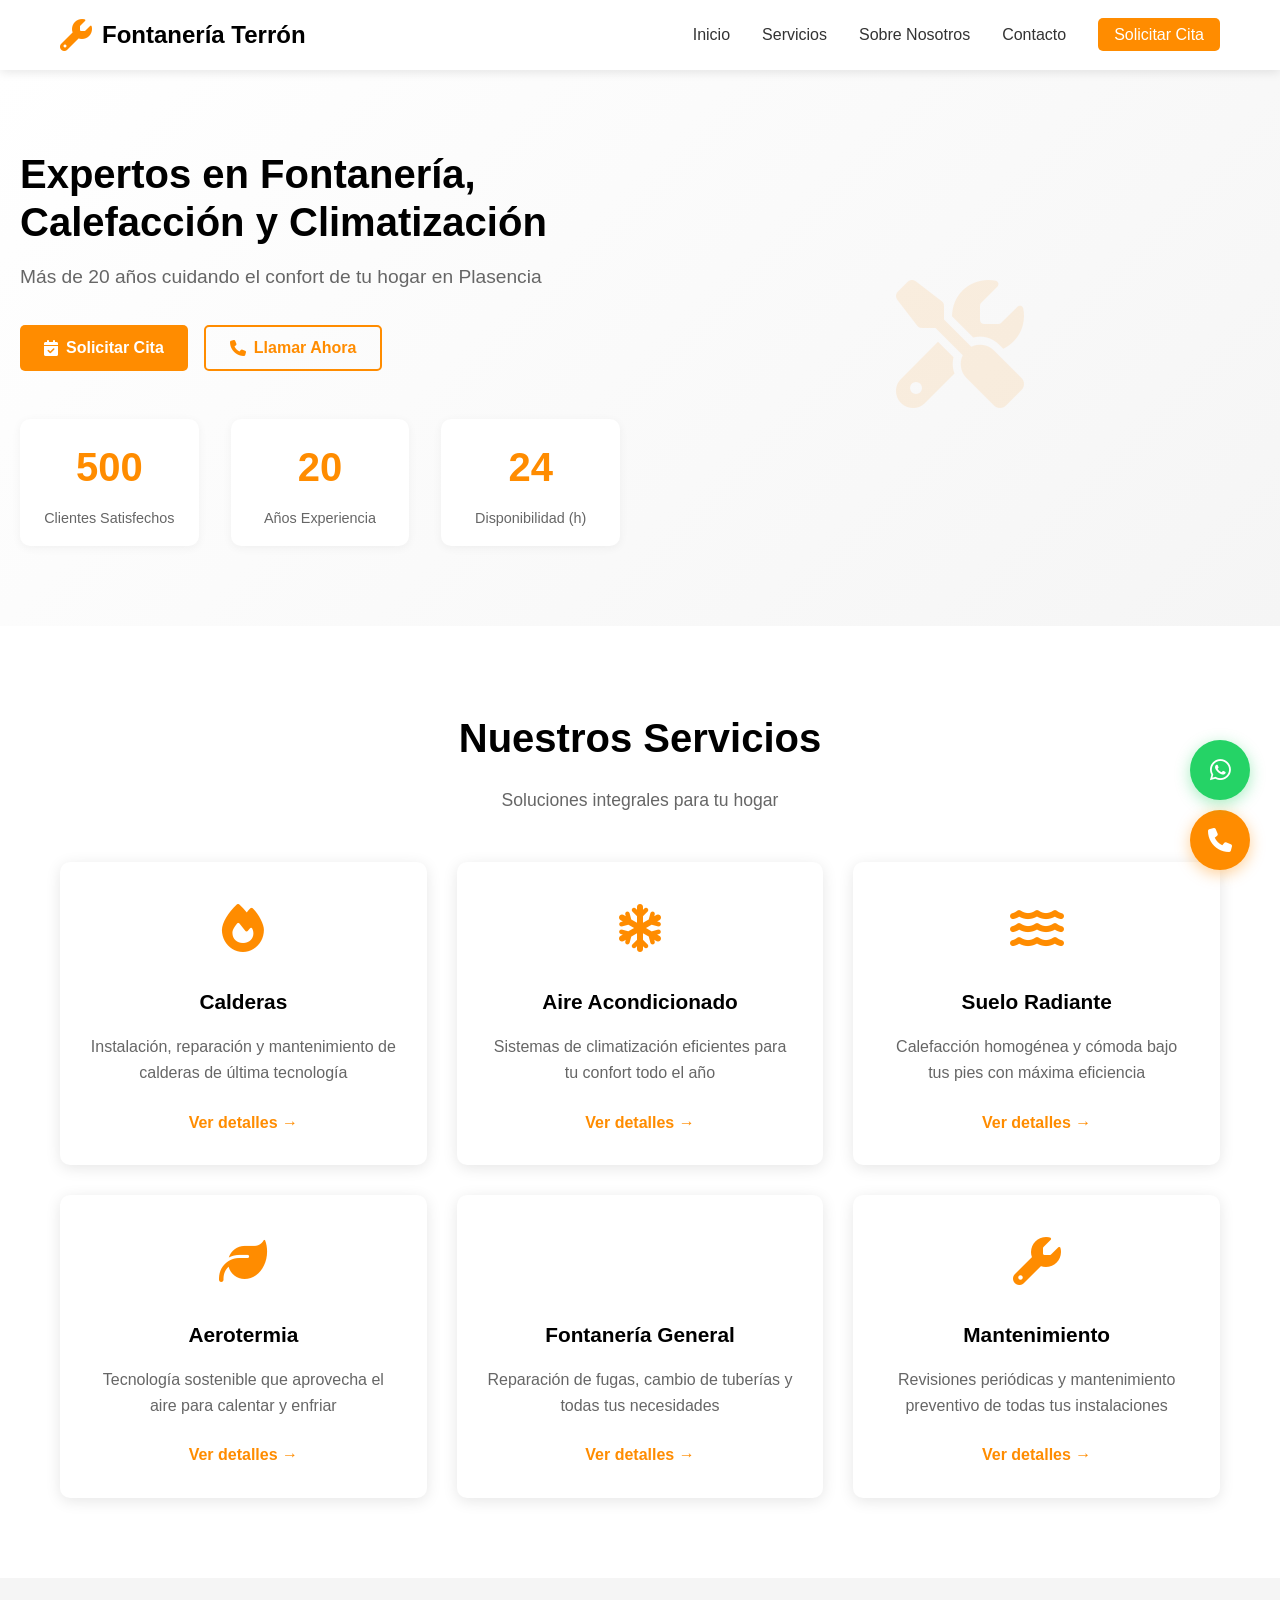
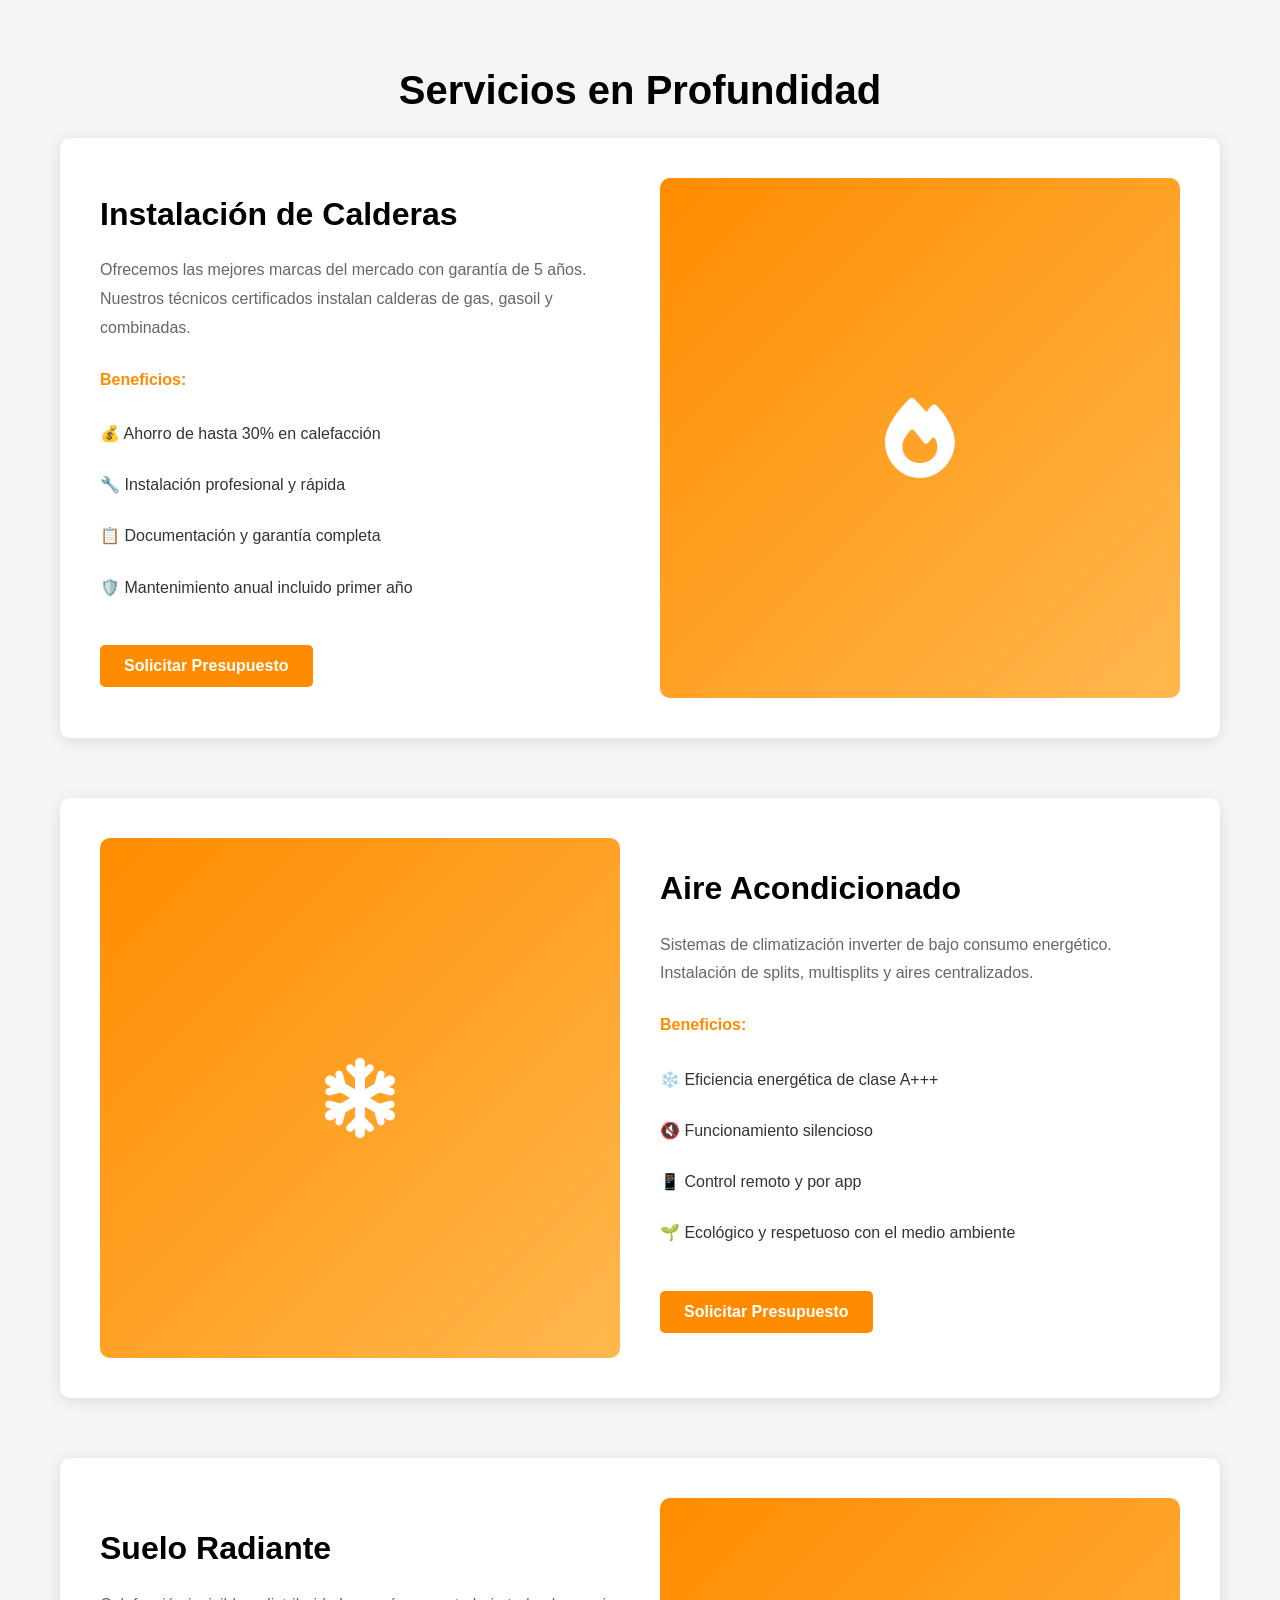
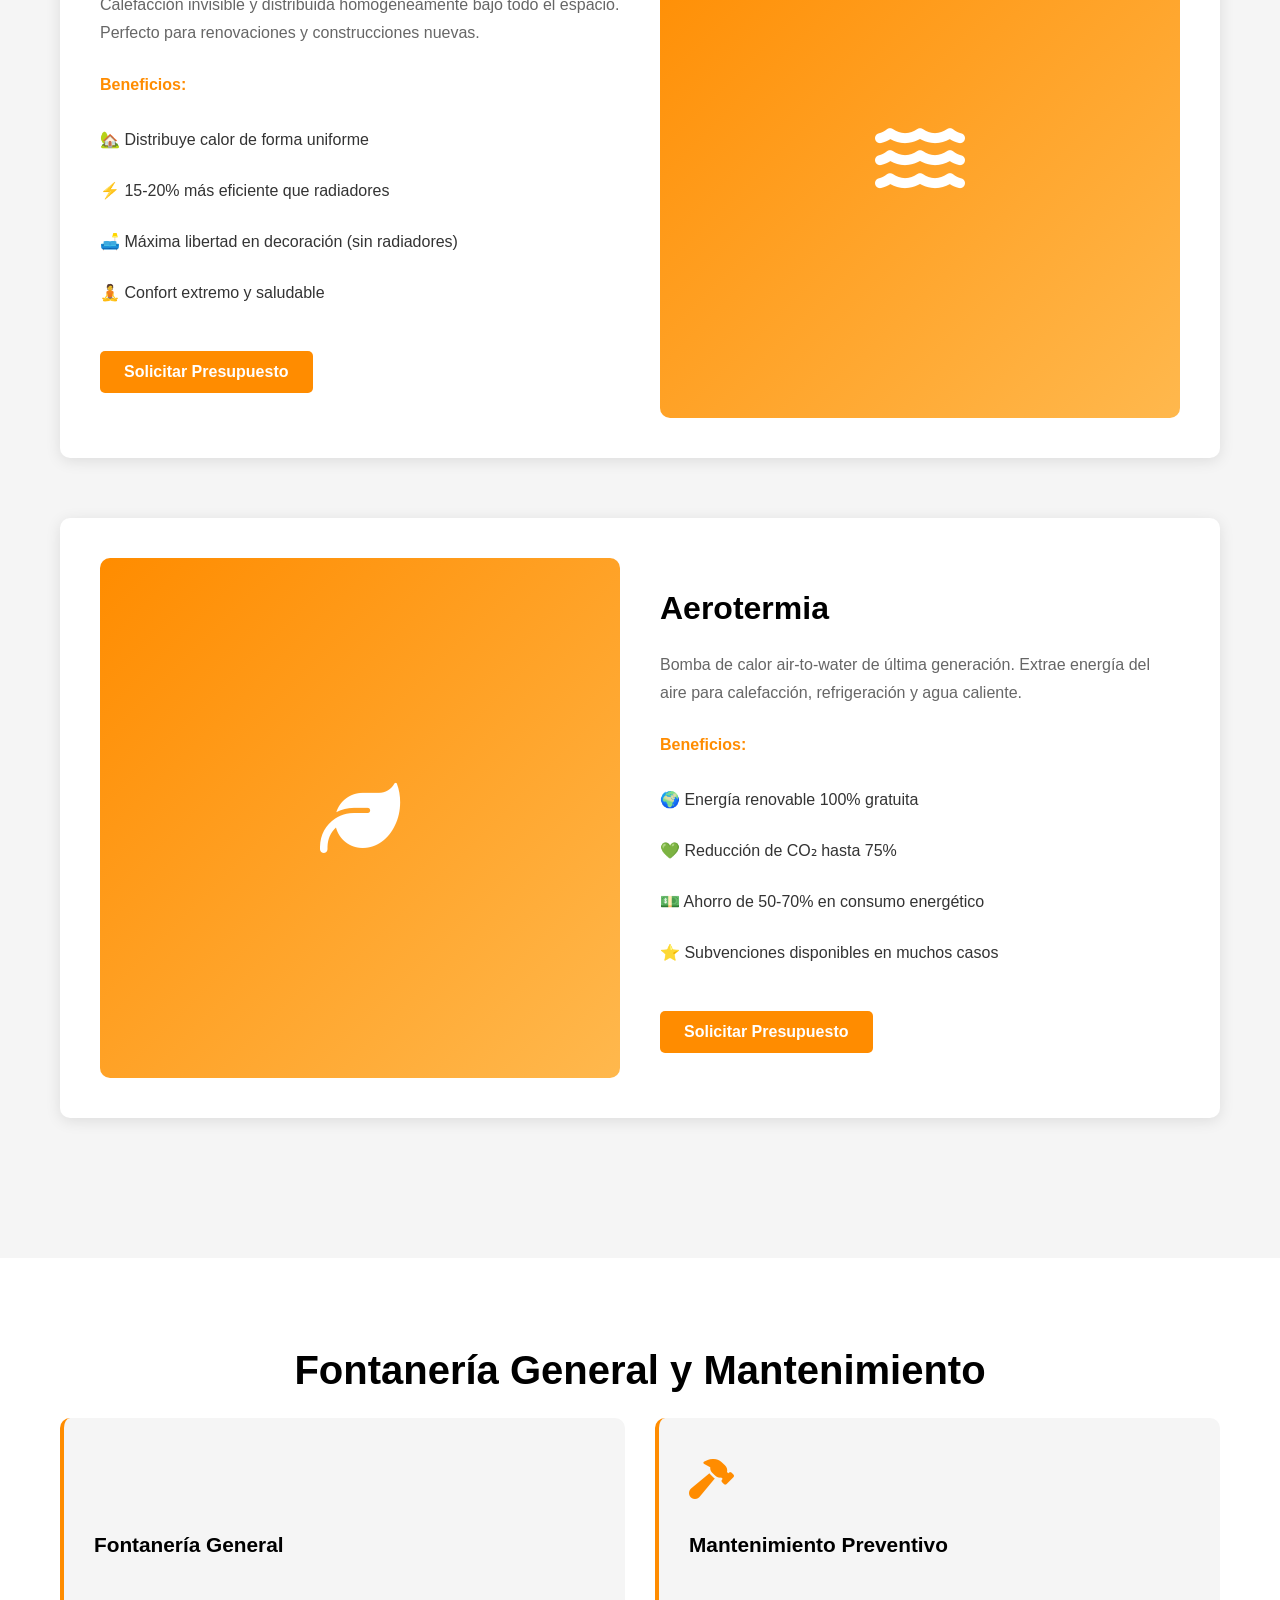
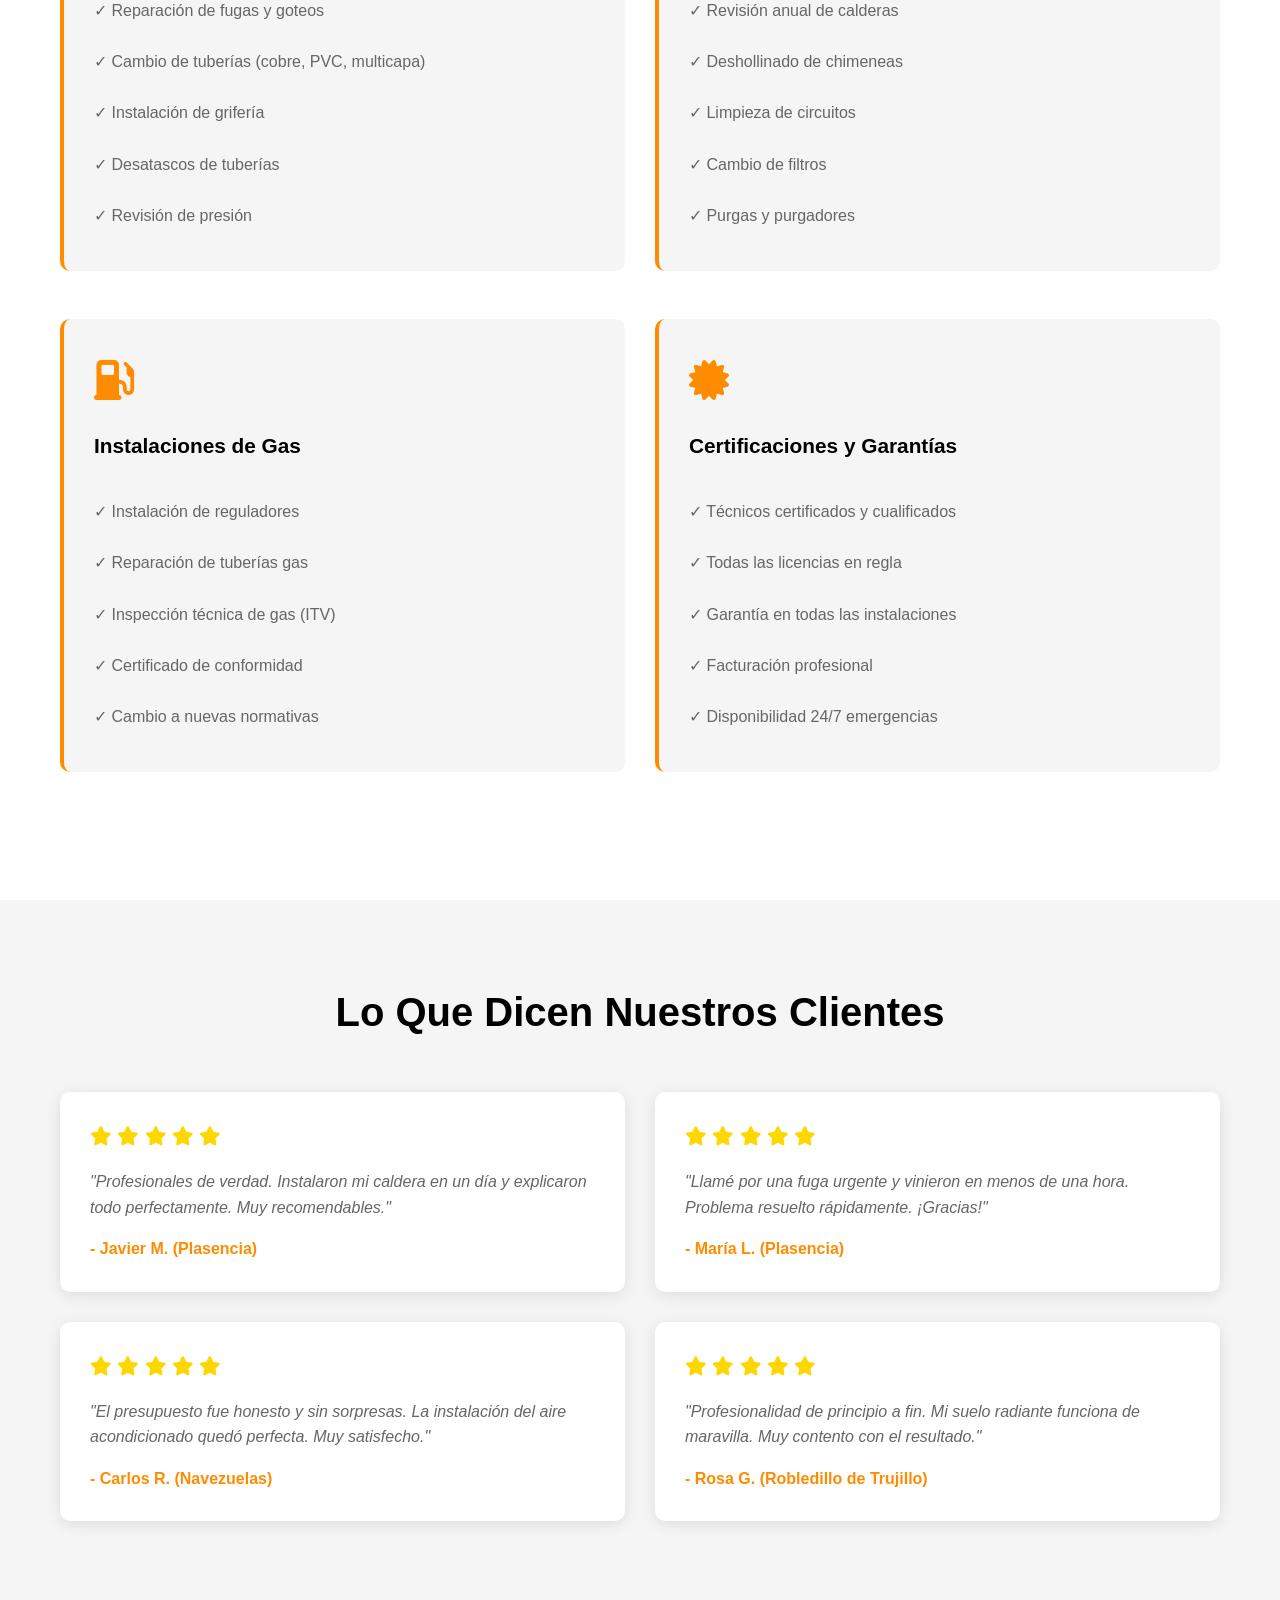
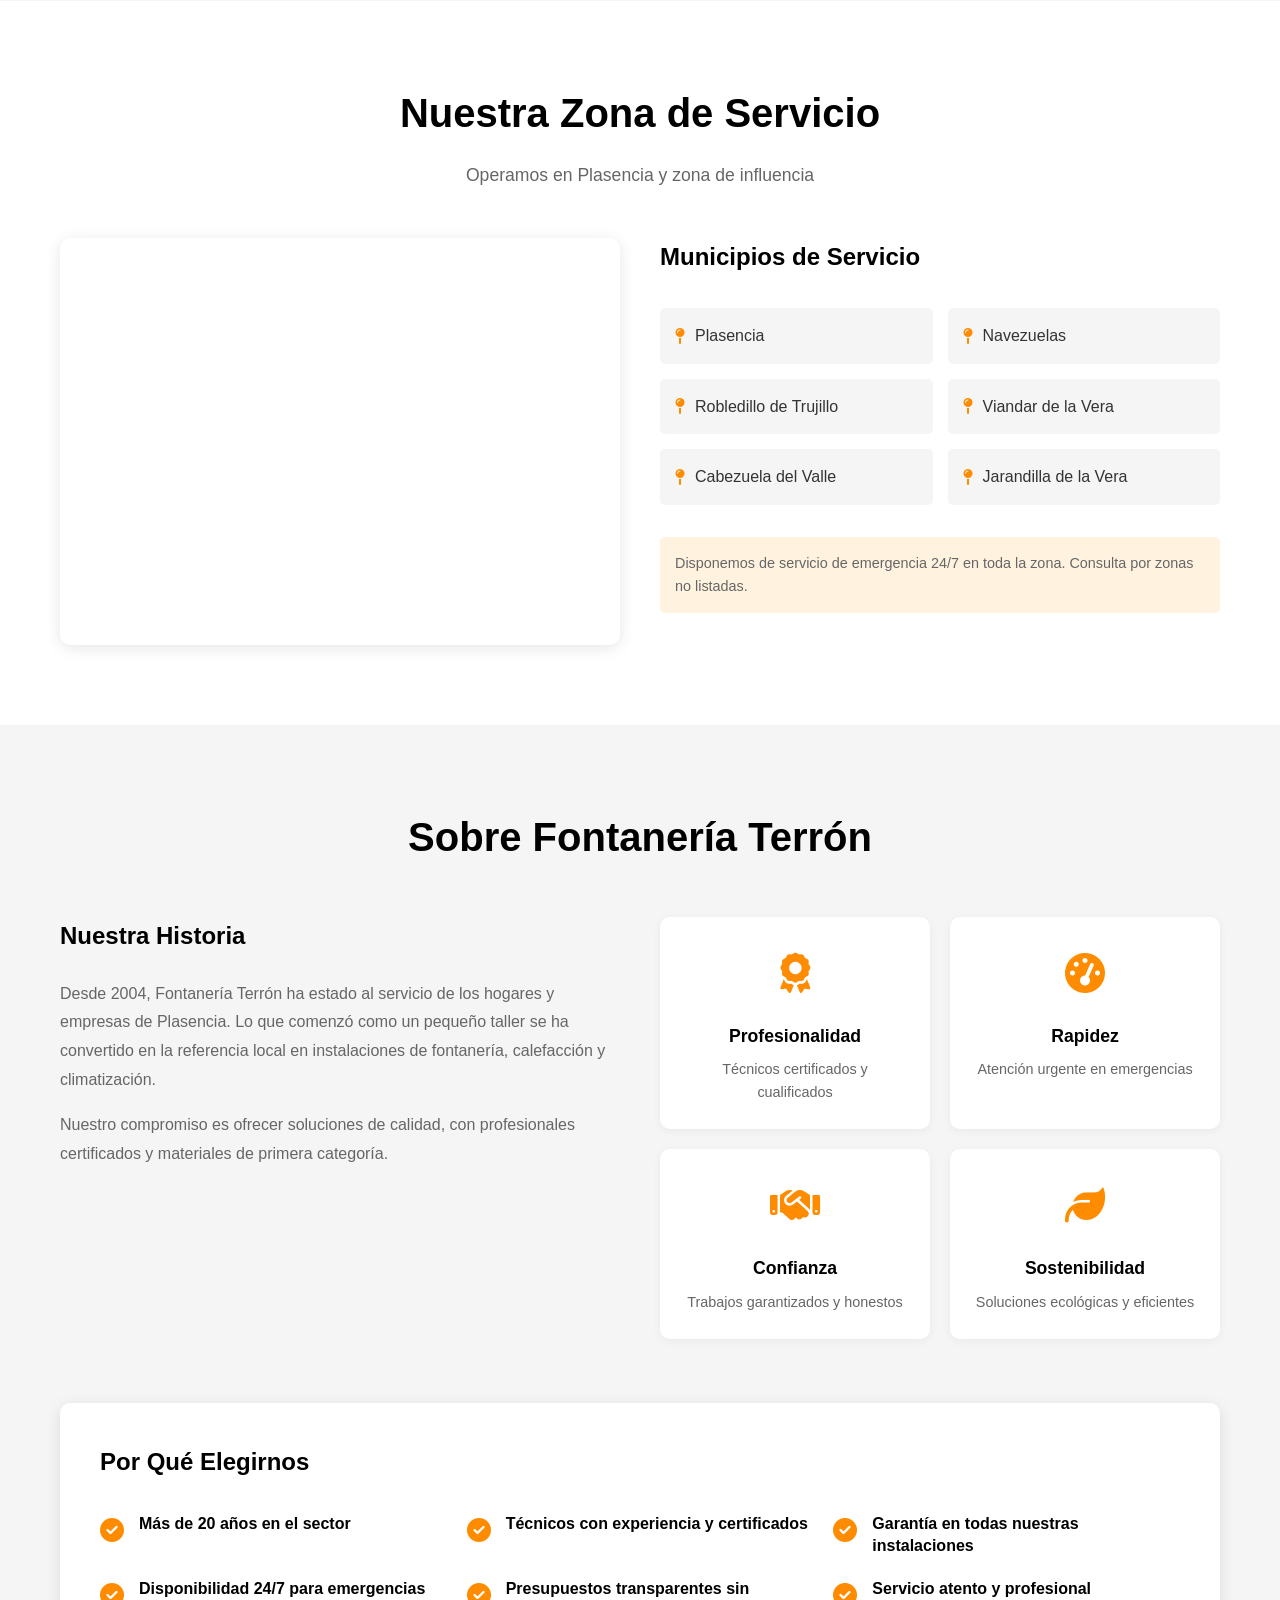
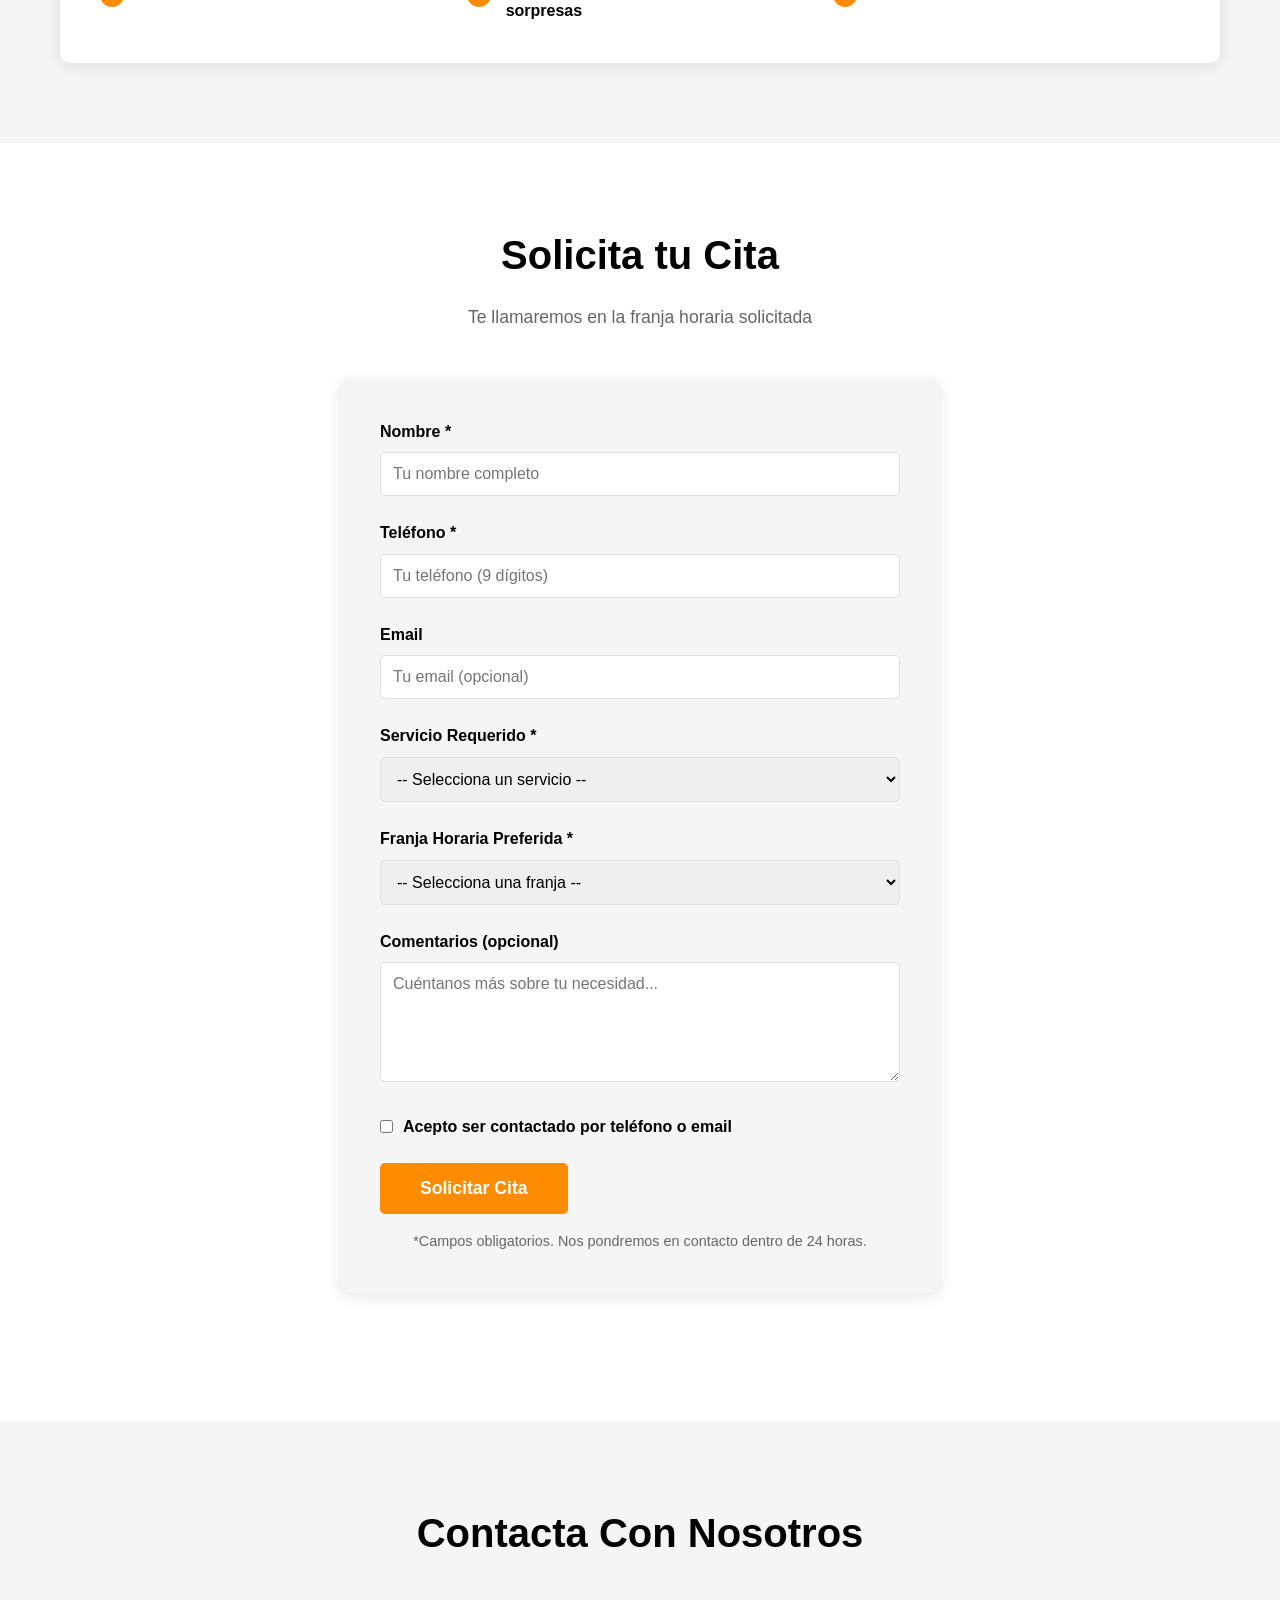
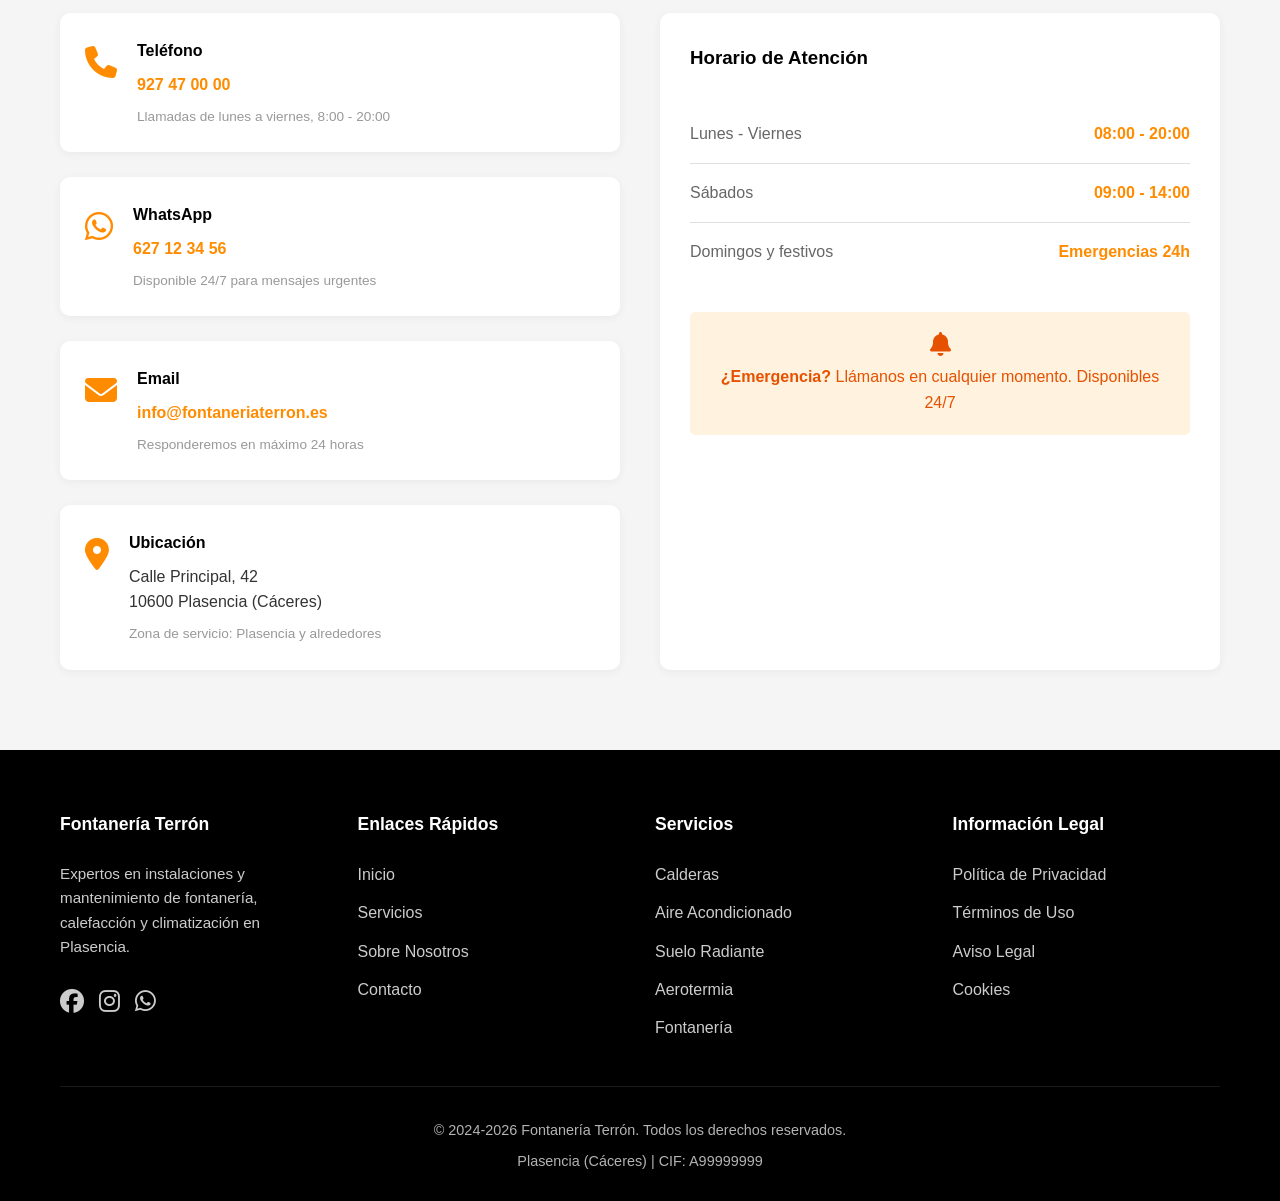
<file: index.html>
<!DOCTYPE html>
<html lang="es">
<head>
    <meta charset="UTF-8">
    <meta name="viewport" content="width=device-width, initial-scale=1.0">
    <meta name="description" content="Fontanería Terrón - Expertos en instalaciones, mantenimiento y reparaciones. Calderas, aire acondicionado, suelo radiante, aerotermia en Plasencia.">
    <meta name="keywords" content="fontanería, calderas, aire acondicionado, suelo radiante, aerotermia, Plasencia">
    <meta name="author" content="Fontanería Terrón">
    <title>Fontanería Terrón | Expertos en Instalaciones y Mantenimiento</title>
    <link rel="stylesheet" href="styles.css">
    <link rel="stylesheet" href="https://cdnjs.cloudflare.com/ajax/libs/font-awesome/6.4.0/css/all.min.css">
</head>
<body>
    <!-- NAVEGACIÓN PRINCIPAL -->
    <nav class="navbar">
        <div class="nav-container">
            <div class="logo">
                <i class="fas fa-wrench"></i>
                <span class="logo-text">Fontanería Terrón</span>
            </div>
            <ul class="nav-menu" id="navMenu">
                <li><a href="#home" class="nav-link">Inicio</a></li>
                <li><a href="#servicios" class="nav-link">Servicios</a></li>
                <li><a href="#sobre-nosotros" class="nav-link">Sobre Nosotros</a></li>
                <li><a href="#contacto" class="nav-link">Contacto</a></li>
                <li><a href="#cita" class="nav-link cta-link">Solicitar Cita</a></li>
            </ul>
            <div class="hamburger" id="hamburger">
                <span></span>
                <span></span>
                <span></span>
            </div>
        </div>
    </nav>

    <!-- BOTÓN FLOTANTE DE LLAMADA -->
    <a href="tel:927470000" class="floating-call-btn" title="Llamar ahora">
        <i class="fas fa-phone"></i>
    </a>

    <!-- WHATSAPP FLOTANTE -->
    <a href="https://wa.me/34627123456" class="floating-whatsapp" target="_blank" title="Contactar por WhatsApp">
        <i class="fab fa-whatsapp"></i>
    </a>

    <!-- HOME / HERO -->
    <section class="hero" id="home">
        <div class="hero-content">
            <h1>Expertos en Fontanería, Calefacción y Climatización</h1>
            <p class="hero-subtitle">Más de 20 años cuidando el confort de tu hogar en Plasencia</p>
            <div class="hero-buttons">
                <button class="btn btn-primary" onclick="scrollToSection('cita')">
                    <i class="fas fa-calendar-check"></i> Solicitar Cita
                </button>
                <button class="btn btn-secondary" onclick="document.location.href='tel:927470000'">
                    <i class="fas fa-phone"></i> Llamar Ahora
                </button>
            </div>
            <div class="hero-stats">
                <div class="stat">
                    <h3 class="stat-number" data-target="500">0</h3>
                    <p>Clientes Satisfechos</p>
                </div>
                <div class="stat">
                    <h3 class="stat-number" data-target="20">0</h3>
                    <p>Años Experiencia</p>
                </div>
                <div class="stat">
                    <h3 class="stat-number" data-target="24">0</h3>
                    <p>Disponibilidad (h)</p>
                </div>
            </div>
        </div>
        <div class="hero-image">
            <div class="hero-icon">
                <i class="fas fa-tools"></i>
            </div>
        </div>
    </section>

    <!-- SERVICIOS PRINCIPALES -->
    <section class="servicios" id="servicios">
        <div class="container">
            <h2 class="section-title">Nuestros Servicios</h2>
            <p class="section-subtitle">Soluciones integrales para tu hogar</p>

            <div class="servicios-grid">
                <div class="servicio-card">
                    <div class="servicio-icon">
                        <i class="fas fa-fire"></i>
                    </div>
                    <h3>Calderas</h3>
                    <p>Instalación, reparación y mantenimiento de calderas de última tecnología</p>
                    <a href="#servicios-detallados" class="card-link">Ver detalles →</a>
                </div>

                <div class="servicio-card">
                    <div class="servicio-icon">
                        <i class="fas fa-snowflake"></i>
                    </div>
                    <h3>Aire Acondicionado</h3>
                    <p>Sistemas de climatización eficientes para tu confort todo el año</p>
                    <a href="#servicios-detallados" class="card-link">Ver detalles →</a>
                </div>

                <div class="servicio-card">
                    <div class="servicio-icon">
                        <i class="fas fa-water"></i>
                    </div>
                    <h3>Suelo Radiante</h3>
                    <p>Calefacción homogénea y cómoda bajo tus pies con máxima eficiencia</p>
                    <a href="#servicios-detallados" class="card-link">Ver detalles →</a>
                </div>

                <div class="servicio-card">
                    <div class="servicio-icon">
                        <i class="fas fa-leaf"></i>
                    </div>
                    <h3>Aerotermia</h3>
                    <p>Tecnología sostenible que aprovecha el aire para calentar y enfriar</p>
                    <a href="#servicios-detallados" class="card-link">Ver detalles →</a>
                </div>

                <div class="servicio-card">
                    <div class="servicio-icon">
                        <i class="fas fa-pipe"></i>
                    </div>
                    <h3>Fontanería General</h3>
                    <p>Reparación de fugas, cambio de tuberías y todas tus necesidades</p>
                    <a href="#servicios-detallados" class="card-link">Ver detalles →</a>
                </div>

                <div class="servicio-card">
                    <div class="servicio-icon">
                        <i class="fas fa-wrench"></i>
                    </div>
                    <h3>Mantenimiento</h3>
                    <p>Revisiones periódicas y mantenimiento preventivo de todas tus instalaciones</p>
                    <a href="#servicios-detallados" class="card-link">Ver detalles →</a>
                </div>
            </div>
        </div>
    </section>

    <!-- SERVICIOS DETALLADOS -->
    <section class="servicios-detallados" id="servicios-detallados">
        <div class="container">
            <h2 class="section-title">Servicios en Profundidad</h2>
            
            <!-- CALDERAS -->
            <div class="servicio-detalle">
                <div class="servicio-detalle-content">
                    <h3>Instalación de Calderas</h3>
                    <p>Ofrecemos las mejores marcas del mercado con garantía de 5 años. Nuestros técnicos certificados instalan calderas de gas, gasoil y combinadas.</p>
                    <h4>Beneficios:</h4>
                    <ul class="benefits-list">
                        <li>💰 Ahorro de hasta 30% en calefacción</li>
                        <li>🔧 Instalación profesional y rápida</li>
                        <li>📋 Documentación y garantía completa</li>
                        <li>🛡️ Mantenimiento anual incluido primer año</li>
                    </ul>
                    <button class="btn btn-primary" onclick="scrollToSection('cita')">Solicitar Presupuesto</button>
                </div>
                <div class="servicio-detalle-image">
                    <div class="placeholder-image">
                        <i class="fas fa-fire"></i>
                    </div>
                </div>
            </div>

            <!-- AIRE ACONDICIONADO -->
            <div class="servicio-detalle alternado">
                <div class="servicio-detalle-content">
                    <h3>Aire Acondicionado</h3>
                    <p>Sistemas de climatización inverter de bajo consumo energético. Instalación de splits, multisplits y aires centralizados.</p>
                    <h4>Beneficios:</h4>
                    <ul class="benefits-list">
                        <li>❄️ Eficiencia energética de clase A+++</li>
                        <li>🔇 Funcionamiento silencioso</li>
                        <li>📱 Control remoto y por app</li>
                        <li>🌱 Ecológico y respetuoso con el medio ambiente</li>
                    </ul>
                    <button class="btn btn-primary" onclick="scrollToSection('cita')">Solicitar Presupuesto</button>
                </div>
                <div class="servicio-detalle-image">
                    <div class="placeholder-image">
                        <i class="fas fa-snowflake"></i>
                    </div>
                </div>
            </div>

            <!-- SUELO RADIANTE -->
            <div class="servicio-detalle">
                <div class="servicio-detalle-content">
                    <h3>Suelo Radiante</h3>
                    <p>Calefacción invisible y distribuida homogéneamente bajo todo el espacio. Perfecto para renovaciones y construcciones nuevas.</p>
                    <h4>Beneficios:</h4>
                    <ul class="benefits-list">
                        <li>🏡 Distribuye calor de forma uniforme</li>
                        <li>⚡ 15-20% más eficiente que radiadores</li>
                        <li>🛋️ Máxima libertad en decoración (sin radiadores)</li>
                        <li>🧘 Confort extremo y saludable</li>
                    </ul>
                    <button class="btn btn-primary" onclick="scrollToSection('cita')">Solicitar Presupuesto</button>
                </div>
                <div class="servicio-detalle-image">
                    <div class="placeholder-image">
                        <i class="fas fa-water"></i>
                    </div>
                </div>
            </div>

            <!-- AEROTERMIA -->
            <div class="servicio-detalle alternado">
                <div class="servicio-detalle-content">
                    <h3>Aerotermia</h3>
                    <p>Bomba de calor air-to-water de última generación. Extrae energía del aire para calefacción, refrigeración y agua caliente.</p>
                    <h4>Beneficios:</h4>
                    <ul class="benefits-list">
                        <li>🌍 Energía renovable 100% gratuita</li>
                        <li>💚 Reducción de CO₂ hasta 75%</li>
                        <li>💵 Ahorro de 50-70% en consumo energético</li>
                        <li>⭐ Subvenciones disponibles en muchos casos</li>
                    </ul>
                    <button class="btn btn-primary" onclick="scrollToSection('cita')">Solicitar Presupuesto</button>
                </div>
                <div class="servicio-detalle-image">
                    <div class="placeholder-image">
                        <i class="fas fa-leaf"></i>
                    </div>
                </div>
            </div>
        </div>
    </section>

    <!-- FONTANERÍA Y MANTENIMIENTO -->
    <section class="calefaccion">
        <div class="container">
            <h2 class="section-title">Fontanería General y Mantenimiento</h2>
            
            <div class="grid-2">
                <div class="card-feature">
                    <div class="feature-icon">
                        <i class="fas fa-pipe"></i>
                    </div>
                    <h3>Fontanería General</h3>
                    <ul class="feature-list">
                        <li>✓ Reparación de fugas y goteos</li>
                        <li>✓ Cambio de tuberías (cobre, PVC, multicapa)</li>
                        <li>✓ Instalación de grifería</li>
                        <li>✓ Desatascos de tuberías</li>
                        <li>✓ Revisión de presión</li>
                    </ul>
                </div>

                <div class="card-feature">
                    <div class="feature-icon">
                        <i class="fas fa-hammer"></i>
                    </div>
                    <h3>Mantenimiento Preventivo</h3>
                    <ul class="feature-list">
                        <li>✓ Revisión anual de calderas</li>
                        <li>✓ Deshollinado de chimeneas</li>
                        <li>✓ Limpieza de circuitos</li>
                        <li>✓ Cambio de filtros</li>
                        <li>✓ Purgas y purgadores</li>
                    </ul>
                </div>
            </div>

            <div class="grid-2">
                <div class="card-feature">
                    <div class="feature-icon">
                        <i class="fas fa-gas-pump"></i>
                    </div>
                    <h3>Instalaciones de Gas</h3>
                    <ul class="feature-list">
                        <li>✓ Instalación de reguladores</li>
                        <li>✓ Reparación de tuberías gas</li>
                        <li>✓ Inspección técnica de gas (ITV)</li>
                        <li>✓ Certificado de conformidad</li>
                        <li>✓ Cambio a nuevas normativas</li>
                    </ul>
                </div>

                <div class="card-feature">
                    <div class="feature-icon">
                        <i class="fas fa-certificate"></i>
                    </div>
                    <h3>Certificaciones y Garantías</h3>
                    <ul class="feature-list">
                        <li>✓ Técnicos certificados y cualificados</li>
                        <li>✓ Todas las licencias en regla</li>
                        <li>✓ Garantía en todas las instalaciones</li>
                        <li>✓ Facturación profesional</li>
                        <li>✓ Disponibilidad 24/7 emergencias</li>
                    </ul>
                </div>
            </div>
        </div>
    </section>

    <!-- OPINIONES DE CLIENTES -->
    <section class="opiniones" id="opiniones">
        <div class="container">
            <h2 class="section-title">Lo Que Dicen Nuestros Clientes</h2>
            
            <div class="opiniones-grid">
                <div class="opinion-card">
                    <div class="stars">
                        <i class="fas fa-star"></i>
                        <i class="fas fa-star"></i>
                        <i class="fas fa-star"></i>
                        <i class="fas fa-star"></i>
                        <i class="fas fa-star"></i>
                    </div>
                    <p class="opinion-text">"Profesionales de verdad. Instalaron mi caldera en un día y explicaron todo perfectamente. Muy recomendables."</p>
                    <p class="opinion-author">- Javier M. (Plasencia)</p>
                </div>

                <div class="opinion-card">
                    <div class="stars">
                        <i class="fas fa-star"></i>
                        <i class="fas fa-star"></i>
                        <i class="fas fa-star"></i>
                        <i class="fas fa-star"></i>
                        <i class="fas fa-star"></i>
                    </div>
                    <p class="opinion-text">"Llamé por una fuga urgente y vinieron en menos de una hora. Problema resuelto rápidamente. ¡Gracias!"</p>
                    <p class="opinion-author">- María L. (Plasencia)</p>
                </div>

                <div class="opinion-card">
                    <div class="stars">
                        <i class="fas fa-star"></i>
                        <i class="fas fa-star"></i>
                        <i class="fas fa-star"></i>
                        <i class="fas fa-star"></i>
                        <i class="fas fa-star"></i>
                    </div>
                    <p class="opinion-text">"El presupuesto fue honesto y sin sorpresas. La instalación del aire acondicionado quedó perfecta. Muy satisfecho."</p>
                    <p class="opinion-author">- Carlos R. (Navezuelas)</p>
                </div>

                <div class="opinion-card">
                    <div class="stars">
                        <i class="fas fa-star"></i>
                        <i class="fas fa-star"></i>
                        <i class="fas fa-star"></i>
                        <i class="fas fa-star"></i>
                        <i class="fas fa-star"></i>
                    </div>
                    <p class="opinion-text">"Profesionalidad de principio a fin. Mi suelo radiante funciona de maravilla. Muy contento con el resultado."</p>
                    <p class="opinion-author">- Rosa G. (Robledillo de Trujillo)</p>
                </div>
            </div>
        </div>
    </section>

    <!-- ZONA DE SERVICIO -->
    <section class="zona-servicio" id="zona-servicio">
        <div class="container">
            <h2 class="section-title">Nuestra Zona de Servicio</h2>
            <p class="section-subtitle">Operamos en Plasencia y zona de influencia</p>

            <div class="zona-content">
                <div class="zona-mapa">
                    <iframe src="https://www.google.com/maps/embed?pb=!1m18!1m12!1m3!1d3091.9835297285497!2d-6.096428!3d40.095233!2m3!1f0!2f0!3f0!3m2!1i1024!2i768!4f13.1!3m3!1m2!1s0xd414c3f7c3f7c3f%3A0x0!2sPlasencia!5e0!3m2!1ses!2ses!4v1234567890" width="100%" height="400" style="border:0;" allowfullscreen="" loading="lazy" referrerpolicy="no-referrer-when-downgrade"></iframe>
                </div>

                <div class="zona-municipios">
                    <h3>Municipios de Servicio</h3>
                    <div class="municipios-grid">
                        <div class="municipio">
                            <i class="fas fa-map-pin"></i>
                            <span>Plasencia</span>
                        </div>
                        <div class="municipio">
                            <i class="fas fa-map-pin"></i>
                            <span>Navezuelas</span>
                        </div>
                        <div class="municipio">
                            <i class="fas fa-map-pin"></i>
                            <span>Robledillo de Trujillo</span>
                        </div>
                        <div class="municipio">
                            <i class="fas fa-map-pin"></i>
                            <span>Viandar de la Vera</span>
                        </div>
                        <div class="municipio">
                            <i class="fas fa-map-pin"></i>
                            <span>Cabezuela del Valle</span>
                        </div>
                        <div class="municipio">
                            <i class="fas fa-map-pin"></i>
                            <span>Jarandilla de la Vera</span>
                        </div>
                    </div>
                    <p class="zona-note">Disponemos de servicio de emergencia 24/7 en toda la zona. Consulta por zonas no listadas.</p>
                </div>
            </div>
        </div>
    </section>

    <!-- SOBRE NOSOTROS -->
    <section class="sobre-nosotros" id="sobre-nosotros">
        <div class="container">
            <h2 class="section-title">Sobre Fontanería Terrón</h2>

            <div class="sobre-grid">
                <div class="sobre-content">
                    <h3>Nuestra Historia</h3>
                    <p>Desde 2004, Fontanería Terrón ha estado al servicio de los hogares y empresas de Plasencia. Lo que comenzó como un pequeño taller se ha convertido en la referencia local en instalaciones de fontanería, calefacción y climatización.</p>
                    <p>Nuestro compromiso es ofrecer soluciones de calidad, con profesionales certificados y materiales de primera categoría.</p>
                </div>

                <div class="valores-grid">
                    <div class="valor">
                        <div class="valor-icon">
                            <i class="fas fa-award"></i>
                        </div>
                        <h4>Profesionalidad</h4>
                        <p>Técnicos certificados y cualificados</p>
                    </div>
                    <div class="valor">
                        <div class="valor-icon">
                            <i class="fas fa-tachometer-alt"></i>
                        </div>
                        <h4>Rapidez</h4>
                        <p>Atención urgente en emergencias</p>
                    </div>
                    <div class="valor">
                        <div class="valor-icon">
                            <i class="fas fa-handshake"></i>
                        </div>
                        <h4>Confianza</h4>
                        <p>Trabajos garantizados y honestos</p>
                    </div>
                    <div class="valor">
                        <div class="valor-icon">
                            <i class="fas fa-leaf"></i>
                        </div>
                        <h4>Sostenibilidad</h4>
                        <p>Soluciones ecológicas y eficientes</p>
                    </div>
                </div>
            </div>

            <div class="por-que-elegirnos">
                <h3>Por Qué Elegirnos</h3>
                <div class="razones-grid">
                    <div class="razon">
                        <i class="fas fa-check-circle"></i>
                        <h4>Más de 20 años en el sector</h4>
                    </div>
                    <div class="razon">
                        <i class="fas fa-check-circle"></i>
                        <h4>Técnicos con experiencia y certificados</h4>
                    </div>
                    <div class="razon">
                        <i class="fas fa-check-circle"></i>
                        <h4>Garantía en todas nuestras instalaciones</h4>
                    </div>
                    <div class="razon">
                        <i class="fas fa-check-circle"></i>
                        <h4>Disponibilidad 24/7 para emergencias</h4>
                    </div>
                    <div class="razon">
                        <i class="fas fa-check-circle"></i>
                        <h4>Presupuestos transparentes sin sorpresas</h4>
                    </div>
                    <div class="razon">
                        <i class="fas fa-check-circle"></i>
                        <h4>Servicio atento y profesional</h4>
                    </div>
                </div>
            </div>
        </div>
    </section>

    <!-- FORMULARIO DE CITA -->
    <section class="cita" id="cita">
        <div class="container">
            <h2 class="section-title">Solicita tu Cita</h2>
            <p class="section-subtitle">Te llamaremos en la franja horaria solicitada</p>

            <form class="cita-form" id="citaForm">
                <div class="form-group">
                    <label for="nombre">Nombre *</label>
                    <input type="text" id="nombre" name="nombre" required placeholder="Tu nombre completo">
                </div>

                <div class="form-group">
                    <label for="telefono">Teléfono *</label>
                    <input type="tel" id="telefono" name="telefono" required placeholder="Tu teléfono (9 dígitos)">
                </div>

                <div class="form-group">
                    <label for="email">Email</label>
                    <input type="email" id="email" name="email" placeholder="Tu email (opcional)">
                </div>

                <div class="form-group">
                    <label for="servicio">Servicio Requerido *</label>
                    <select id="servicio" name="servicio" required>
                        <option value="">-- Selecciona un servicio --</option>
                        <option value="calderas">Calderas</option>
                        <option value="aire-acondicionado">Aire Acondicionado</option>
                        <option value="suelo-radiante">Suelo Radiante</option>
                        <option value="aerotermia">Aerotermia</option>
                        <option value="fontaneria">Fontanería General</option>
                        <option value="mantenimiento">Mantenimiento</option>
                        <option value="emergencia">Emergencia (urgente)</option>
                        <option value="otro">Otro</option>
                    </select>
                </div>

                <div class="form-group">
                    <label for="horario">Franja Horaria Preferida *</label>
                    <select id="horario" name="horario" required>
                        <option value="">-- Selecciona una franja --</option>
                        <option value="8-10">08:00 - 10:00</option>
                        <option value="10-12">10:00 - 12:00</option>
                        <option value="12-14">12:00 - 14:00</option>
                        <option value="16-18">16:00 - 18:00</option>
                        <option value="18-20">18:00 - 20:00</option>
                        <option value="flexible">Flexible</option>
                    </select>
                </div>

                <div class="form-group">
                    <label for="mensaje">Comentarios (opcional)</label>
                    <textarea id="mensaje" name="mensaje" placeholder="Cuéntanos más sobre tu necesidad..."></textarea>
                </div>

                <div class="form-group checkbox">
                    <input type="checkbox" id="politica" name="politica" required>
                    <label for="politica">Acepto ser contactado por teléfono o email</label>
                </div>

                <button type="submit" class="btn btn-primary btn-large">Solicitar Cita</button>
                <p class="form-info">*Campos obligatorios. Nos pondremos en contacto dentro de 24 horas.</p>
            </form>

            <div class="success-message" id="successMessage" style="display: none;">
                <i class="fas fa-check-circle"></i>
                <h3>¡Cita Solicitada!</h3>
                <p>Te llamaremos pronto. Gracias por confiar en nosotros.</p>
            </div>
        </div>
    </section>

    <!-- CONTACTO -->
    <section class="contacto" id="contacto">
        <div class="container">
            <h2 class="section-title">Contacta Con Nosotros</h2>

            <div class="contacto-grid">
                <div class="contacto-info">
                    <div class="info-item">
                        <div class="info-icon">
                            <i class="fas fa-phone"></i>
                        </div>
                        <div class="info-content">
                            <h4>Teléfono</h4>
                            <a href="tel:927470000">927 47 00 00</a>
                            <p class="info-note">Llamadas de lunes a viernes, 8:00 - 20:00</p>
                        </div>
                    </div>

                    <div class="info-item">
                        <div class="info-icon">
                            <i class="fab fa-whatsapp"></i>
                        </div>
                        <div class="info-content">
                            <h4>WhatsApp</h4>
                            <a href="https://wa.me/34627123456" target="_blank">627 12 34 56</a>
                            <p class="info-note">Disponible 24/7 para mensajes urgentes</p>
                        </div>
                    </div>

                    <div class="info-item">
                        <div class="info-icon">
                            <i class="fas fa-envelope"></i>
                        </div>
                        <div class="info-content">
                            <h4>Email</h4>
                            <a href="mailto:info@fontaneriaterron.es">info@fontaneriaterron.es</a>
                            <p class="info-note">Responderemos en máximo 24 horas</p>
                        </div>
                    </div>

                    <div class="info-item">
                        <div class="info-icon">
                            <i class="fas fa-map-marker-alt"></i>
                        </div>
                        <div class="info-content">
                            <h4>Ubicación</h4>
                            <p>Calle Principal, 42<br>10600 Plasencia (Cáceres)</p>
                            <p class="info-note">Zona de servicio: Plasencia y alrededores</p>
                        </div>
                    </div>
                </div>

                <div class="contacto-horario">
                    <h3>Horario de Atención</h3>
                    <div class="horario-table">
                        <div class="horario-row">
                            <span>Lunes - Viernes</span>
                            <strong>08:00 - 20:00</strong>
                        </div>
                        <div class="horario-row">
                            <span>Sábados</span>
                            <strong>09:00 - 14:00</strong>
                        </div>
                        <div class="horario-row">
                            <span>Domingos y festivos</span>
                            <strong>Emergencias 24h</strong>
                        </div>
                    </div>
                    <div class="disponibilidad-banner">
                        <i class="fas fa-bell"></i>
                        <p><strong>¿Emergencia?</strong> Llámanos en cualquier momento. Disponibles 24/7</p>
                    </div>
                </div>
            </div>
        </div>
    </section>

    <!-- FOOTER -->
    <footer class="footer">
        <div class="container">
            <div class="footer-content">
                <div class="footer-section">
                    <h4>Fontanería Terrón</h4>
                    <p>Expertos en instalaciones y mantenimiento de fontanería, calefacción y climatización en Plasencia.</p>
                    <div class="social-links">
                        <a href="https://facebook.com" target="_blank" title="Facebook"><i class="fab fa-facebook"></i></a>
                        <a href="https://instagram.com" target="_blank" title="Instagram"><i class="fab fa-instagram"></i></a>
                        <a href="https://wa.me/34627123456" target="_blank" title="WhatsApp"><i class="fab fa-whatsapp"></i></a>
                    </div>
                </div>

                <div class="footer-section">
                    <h4>Enlaces Rápidos</h4>
                    <ul>
                        <li><a href="#home">Inicio</a></li>
                        <li><a href="#servicios">Servicios</a></li>
                        <li><a href="#sobre-nosotros">Sobre Nosotros</a></li>
                        <li><a href="#contacto">Contacto</a></li>
                    </ul>
                </div>

                <div class="footer-section">
                    <h4>Servicios</h4>
                    <ul>
                        <li><a href="#servicios">Calderas</a></li>
                        <li><a href="#servicios">Aire Acondicionado</a></li>
                        <li><a href="#servicios">Suelo Radiante</a></li>
                        <li><a href="#servicios">Aerotermia</a></li>
                        <li><a href="#servicios">Fontanería</a></li>
                    </ul>
                </div>

                <div class="footer-section">
                    <h4>Información Legal</h4>
                    <ul>
                        <li><a href="#">Política de Privacidad</a></li>
                        <li><a href="#">Términos de Uso</a></li>
                        <li><a href="#">Aviso Legal</a></li>
                        <li><a href="#">Cookies</a></li>
                    </ul>
                </div>
            </div>

            <div class="footer-bottom">
                <p>&copy; 2024-2026 Fontanería Terrón. Todos los derechos reservados.</p>
                <p>Plasencia (Cáceres) | CIF: A99999999</p>
            </div>
        </div>
    </footer>

    <script src="script.js"></script>
</body>
</html>
</file>
<file: styles.css>
:root {
    --color-primary: #FF8C00;
    --color-secondary: #000000;
    --color-bg: #FFFFFF;
    --color-text: #333333;
    --color-light: #F5F5F5;
    --color-border: #E0E0E0;
    --transition: all 0.3s ease;
}

* {
    margin: 0;
    padding: 0;
    box-sizing: border-box;
}

html {
    scroll-behavior: smooth;
}

body {
    font-family: 'Segoe UI', Tahoma, Geneva, Verdana, sans-serif;
    color: var(--color-text);
    background-color: var(--color-bg);
    line-height: 1.6;
}

.container {
    max-width: 1200px;
    margin: 0 auto;
    padding: 0 20px;
}

/* NAVBAR */
.navbar {
    background-color: var(--color-bg);
    box-shadow: 0 2px 10px rgba(0, 0, 0, 0.1);
    position: sticky;
    top: 0;
    z-index: 1000;
}

.nav-container {
    max-width: 1200px;
    margin: 0 auto;
    padding: 1rem 20px;
    display: flex;
    justify-content: space-between;
    align-items: center;
}

.logo {
    display: flex;
    align-items: center;
    gap: 10px;
    font-size: 1.5rem;
    font-weight: bold;
    color: var(--color-secondary);
}

.logo i {
    color: var(--color-primary);
    font-size: 2rem;
}

.logo-text {
    display: none;
}

@media (min-width: 768px) {
    .logo-text {
        display: inline;
    }
}

.nav-menu {
    display: none;
    list-style: none;
    gap: 2rem;
}

@media (min-width: 768px) {
    .nav-menu {
        display: flex;
    }
}

.nav-link {
    text-decoration: none;
    color: var(--color-text);
    font-weight: 500;
    transition: var(--transition);
}

.nav-link:hover {
    color: var(--color-primary);
}

.cta-link {
    background-color: var(--color-primary);
    color: white !important;
    padding: 0.5rem 1rem;
    border-radius: 5px;
    transition: var(--transition);
}

.cta-link:hover {
    background-color: #E67E00;
    transform: translateY(-2px);
}

.hamburger {
    display: flex;
    flex-direction: column;
    gap: 5px;
    cursor: pointer;
}

.hamburger span {
    width: 25px;
    height: 3px;
    background-color: var(--color-secondary);
    border-radius: 2px;
    transition: var(--transition);
}

@media (min-width: 768px) {
    .hamburger {
        display: none;
    }
}

/* BOTONES FLOTANTES */
.floating-call-btn {
    position: fixed;
    bottom: 30px;
    right: 30px;
    width: 60px;
    height: 60px;
    background-color: var(--color-primary);
    color: white;
    border-radius: 50%;
    display: flex;
    align-items: center;
    justify-content: center;
    font-size: 1.5rem;
    text-decoration: none;
    box-shadow: 0 4px 15px rgba(255, 140, 0, 0.4);
    transition: var(--transition);
    z-index: 100;
    animation: pulse 2s infinite;
}

.floating-call-btn:hover {
    transform: scale(1.1);
    box-shadow: 0 6px 20px rgba(255, 140, 0, 0.6);
}

.floating-whatsapp {
    position: fixed;
    bottom: 100px;
    right: 30px;
    width: 60px;
    height: 60px;
    background-color: #25D366;
    color: white;
    border-radius: 50%;
    display: flex;
    align-items: center;
    justify-content: center;
    font-size: 1.5rem;
    text-decoration: none;
    box-shadow: 0 4px 15px rgba(37, 211, 102, 0.4);
    transition: var(--transition);
    z-index: 100;
}

.floating-whatsapp:hover {
    transform: scale(1.1);
    box-shadow: 0 6px 20px rgba(37, 211, 102, 0.6);
}

@keyframes pulse {
    0%, 100% {
        box-shadow: 0 4px 15px rgba(255, 140, 0, 0.4);
    }
    50% {
        box-shadow: 0 4px 25px rgba(255, 140, 0, 0.8);
    }
}

/* HERO SECTION */
.hero {
    padding: 80px 20px;
    background: linear-gradient(135deg, #FFFFFF 0%, #F5F5F5 100%);
    display: grid;
    grid-template-columns: 1fr 1fr;
    align-items: center;
    gap: 40px;
}

@media (max-width: 768px) {
    .hero {
        grid-template-columns: 1fr;
        padding: 40px 20px;
        gap: 30px;
    }
}

.hero-content h1 {
    font-size: 2.5rem;
    line-height: 1.2;
    margin-bottom: 1rem;
    color: var(--color-secondary);
}

@media (max-width: 768px) {
    .hero-content h1 {
        font-size: 2rem;
    }
}

.hero-subtitle {
    font-size: 1.2rem;
    color: #666;
    margin-bottom: 2rem;
}

.hero-buttons {
    display: flex;
    gap: 1rem;
    margin-bottom: 3rem;
    flex-wrap: wrap;
}

@media (max-width: 480px) {
    .hero-buttons {
        flex-direction: column;
    }
}

.btn {
    padding: 12px 24px;
    border: none;
    border-radius: 5px;
    font-size: 1rem;
    font-weight: 600;
    cursor: pointer;
    transition: var(--transition);
    display: inline-flex;
    align-items: center;
    gap: 8px;
    text-decoration: none;
}

.btn-primary {
    background-color: var(--color-primary);
    color: white;
}

.btn-primary:hover {
    background-color: #E67E00;
    transform: translateY(-2px);
    box-shadow: 0 5px 15px rgba(255, 140, 0, 0.3);
}

.btn-secondary {
    background-color: transparent;
    color: var(--color-primary);
    border: 2px solid var(--color-primary);
}

.btn-secondary:hover {
    background-color: var(--color-primary);
    color: white;
    transform: translateY(-2px);
}

.btn-large {
    padding: 15px 40px;
    font-size: 1.1rem;
}

.hero-stats {
    display: grid;
    grid-template-columns: repeat(3, 1fr);
    gap: 2rem;
    margin-top: 3rem;
}

@media (max-width: 480px) {
    .hero-stats {
        grid-template-columns: 1fr;
    }
}

.stat {
    text-align: center;
    padding: 1rem;
    background-color: white;
    border-radius: 10px;
    box-shadow: 0 2px 10px rgba(0, 0, 0, 0.05);
}

.stat-number {
    font-size: 2.5rem;
    color: var(--color-primary);
    margin-bottom: 0.5rem;
}

.stat p {
    color: #666;
    font-size: 0.9rem;
}

.hero-image {
    display: flex;
    align-items: center;
    justify-content: center;
}

.hero-icon {
    font-size: 8rem;
    color: var(--color-primary);
    opacity: 0.1;
}

/* SECCIONES */
.section-title {
    font-size: 2.5rem;
    text-align: center;
    margin-bottom: 1rem;
    color: var(--color-secondary);
}

@media (max-width: 768px) {
    .section-title {
        font-size: 1.8rem;
    }
}

.section-subtitle {
    text-align: center;
    color: #666;
    font-size: 1.1rem;
    margin-bottom: 3rem;
}

/* SERVICIOS */
.servicios {
    padding: 80px 20px;
    background-color: var(--color-bg);
}

.servicios-grid {
    display: grid;
    grid-template-columns: repeat(3, 1fr);
    gap: 30px;
    margin-top: 3rem;
}

@media (max-width: 1024px) {
    .servicios-grid {
        grid-template-columns: repeat(2, 1fr);
    }
}

@media (max-width: 600px) {
    .servicios-grid {
        grid-template-columns: 1fr;
    }
}

.servicio-card {
    background-color: white;
    padding: 30px;
    border-radius: 10px;
    box-shadow: 0 3px 15px rgba(0, 0, 0, 0.1);
    text-align: center;
    transition: var(--transition);
    cursor: pointer;
}

.servicio-card:hover {
    transform: translateY(-10px);
    box-shadow: 0 10px 30px rgba(255, 140, 0, 0.2);
}

.servicio-icon {
    font-size: 3rem;
    color: var(--color-primary);
    margin-bottom: 1rem;
}

.servicio-card h3 {
    font-size: 1.3rem;
    margin-bottom: 1rem;
    color: var(--color-secondary);
}

.servicio-card p {
    color: #666;
    margin-bottom: 1.5rem;
    line-height: 1.6;
}

.card-link {
    color: var(--color-primary);
    text-decoration: none;
    font-weight: 600;
    transition: var(--transition);
}

.card-link:hover {
    color: #E67E00;
}

/* SERVICIOS DETALLADOS */
.servicios-detallados {
    padding: 80px 20px;
    background-color: var(--color-light);
}

.servicio-detalle {
    display: grid;
    grid-template-columns: 1fr 1fr;
    gap: 40px;
    align-items: center;
    margin-bottom: 60px;
    background-color: white;
    padding: 40px;
    border-radius: 10px;
    box-shadow: 0 3px 15px rgba(0, 0, 0, 0.1);
}

@media (max-width: 768px) {
    .servicio-detalle {
        grid-template-columns: 1fr;
        padding: 30px 20px;
        gap: 30px;
    }
}

.servicio-detalle.alternado {
    grid-template-columns: 1fr 1fr;
}

@media (max-width: 768px) {
    .servicio-detalle.alternado {
        grid-template-columns: 1fr;
    }
}

.servicio-detalle.alternado .servicio-detalle-content {
    order: 2;
}

.servicio-detalle.alternado .servicio-detalle-image {
    order: 1;
}

.servicio-detalle-content h3 {
    font-size: 2rem;
    margin-bottom: 1rem;
    color: var(--color-secondary);
}

.servicio-detalle-content p {
    color: #666;
    margin-bottom: 1.5rem;
    line-height: 1.8;
}

.servicio-detalle-content h4 {
    color: var(--color-primary);
    margin-top: 1.5rem;
    margin-bottom: 1rem;
}

.benefits-list {
    list-style: none;
    margin-bottom: 2rem;
}

.benefits-list li {
    padding: 0.8rem 0;
    color: #333;
    font-weight: 500;
}

.placeholder-image {
    width: 100%;
    aspect-ratio: 1;
    background: linear-gradient(135deg, #FF8C00, #FFB84D);
    border-radius: 10px;
    display: flex;
    align-items: center;
    justify-content: center;
    font-size: 5rem;
    color: white;
}

/* CALEFACCIÓN */
.calefaccion {
    padding: 80px 20px;
    background-color: var(--color-bg);
}

.grid-2 {
    display: grid;
    grid-template-columns: repeat(2, 1fr);
    gap: 30px;
    margin-bottom: 3rem;
}

@media (max-width: 768px) {
    .grid-2 {
        grid-template-columns: 1fr;
    }
}

.card-feature {
    background-color: var(--color-light);
    padding: 30px;
    border-radius: 10px;
    border-left: 4px solid var(--color-primary);
}

.feature-icon {
    font-size: 2.5rem;
    color: var(--color-primary);
    margin-bottom: 1rem;
}

.card-feature h3 {
    font-size: 1.3rem;
    margin-bottom: 1.5rem;
    color: var(--color-secondary);
}

.feature-list {
    list-style: none;
}

.feature-list li {
    padding: 0.8rem 0;
    color: #666;
    font-weight: 500;
}

/* OPINIONES */
.opiniones {
    padding: 80px 20px;
    background-color: var(--color-light);
}

.opiniones-grid {
    display: grid;
    grid-template-columns: repeat(2, 1fr);
    gap: 30px;
    margin-top: 3rem;
}

@media (max-width: 768px) {
    .opiniones-grid {
        grid-template-columns: 1fr;
    }
}

.opinion-card {
    background-color: white;
    padding: 30px;
    border-radius: 10px;
    box-shadow: 0 3px 15px rgba(0, 0, 0, 0.1);
}

.stars {
    color: #FFD700;
    margin-bottom: 1rem;
    font-size: 1.2rem;
}

.opinion-text {
    font-style: italic;
    color: #666;
    margin-bottom: 1rem;
    line-height: 1.6;
}

.opinion-author {
    font-weight: 600;
    color: var(--color-primary);
}

/* ZONA DE SERVICIO */
.zona-servicio {
    padding: 80px 20px;
    background-color: var(--color-bg);
}

.zona-content {
    display: grid;
    grid-template-columns: 1fr 1fr;
    gap: 40px;
    margin-top: 3rem;
}

@media (max-width: 768px) {
    .zona-content {
        grid-template-columns: 1fr;
    }
}

.zona-mapa {
    border-radius: 10px;
    overflow: hidden;
    box-shadow: 0 3px 15px rgba(0, 0, 0, 0.1);
}

.zona-mapa iframe {
    width: 100%;
    height: 100%;
    min-height: 400px;
    border: none;
}

.zona-municipios h3 {
    font-size: 1.5rem;
    margin-bottom: 2rem;
    color: var(--color-secondary);
}

.municipios-grid {
    display: grid;
    grid-template-columns: repeat(2, 1fr);
    gap: 15px;
    margin-bottom: 2rem;
}

@media (max-width: 600px) {
    .municipios-grid {
        grid-template-columns: 1fr;
    }
}

.municipio {
    background-color: var(--color-light);
    padding: 15px;
    border-radius: 5px;
    display: flex;
    align-items: center;
    gap: 10px;
    color: #333;
    font-weight: 500;
}

.municipio i {
    color: var(--color-primary);
}

.zona-note {
    background-color: #FFF3E0;
    padding: 15px;
    border-radius: 5px;
    color: #666;
    font-size: 0.9rem;
}

/* SOBRE NOSOTROS */
.sobre-nosotros {
    padding: 80px 20px;
    background-color: var(--color-light);
}

.sobre-grid {
    display: grid;
    grid-template-columns: 1fr 1fr;
    gap: 40px;
    margin-bottom: 4rem;
    margin-top: 3rem;
}

@media (max-width: 768px) {
    .sobre-grid {
        grid-template-columns: 1fr;
    }
}

.sobre-content h3 {
    font-size: 1.5rem;
    margin-bottom: 1.5rem;
    color: var(--color-secondary);
}

.sobre-content p {
    color: #666;
    line-height: 1.8;
    margin-bottom: 1rem;
}

.valores-grid {
    display: grid;
    grid-template-columns: repeat(2, 1fr);
    gap: 20px;
}

@media (max-width: 600px) {
    .valores-grid {
        grid-template-columns: 1fr;
    }
}

.valor {
    background-color: white;
    padding: 25px;
    border-radius: 10px;
    text-align: center;
    box-shadow: 0 2px 10px rgba(0, 0, 0, 0.05);
}

.valor-icon {
    font-size: 2.5rem;
    color: var(--color-primary);
    margin-bottom: 1rem;
}

.valor h4 {
    font-size: 1.1rem;
    margin-bottom: 0.5rem;
    color: var(--color-secondary);
}

.valor p {
    color: #666;
    font-size: 0.9rem;
}

.por-que-elegirnos {
    background-color: white;
    padding: 40px;
    border-radius: 10px;
    box-shadow: 0 3px 15px rgba(0, 0, 0, 0.1);
}

.por-que-elegirnos h3 {
    font-size: 1.5rem;
    margin-bottom: 2rem;
    color: var(--color-secondary);
}

.razones-grid {
    display: grid;
    grid-template-columns: repeat(3, 1fr);
    gap: 20px;
}

@media (max-width: 1024px) {
    .razones-grid {
        grid-template-columns: repeat(2, 1fr);
    }
}

@media (max-width: 600px) {
    .razones-grid {
        grid-template-columns: 1fr;
    }
}

.razon {
    display: flex;
    align-items: flex-start;
    gap: 15px;
}

.razon i {
    color: var(--color-primary);
    font-size: 1.5rem;
    flex-shrink: 0;
    margin-top: 0.3rem;
}

.razon h4 {
    color: var(--color-secondary);
    font-size: 1rem;
    line-height: 1.4;
}

/* CITA */
.cita {
    padding: 80px 20px;
    background-color: var(--color-bg);
}

.cita-form {
    max-width: 600px;
    margin: 3rem auto;
    background-color: var(--color-light);
    padding: 40px;
    border-radius: 10px;
    box-shadow: 0 3px 15px rgba(0, 0, 0, 0.1);
}

.form-group {
    margin-bottom: 1.5rem;
}

.form-group label {
    display: block;
    margin-bottom: 0.5rem;
    font-weight: 600;
    color: var(--color-secondary);
}

.form-group input,
.form-group select,
.form-group textarea {
    width: 100%;
    padding: 12px;
    border: 1px solid var(--color-border);
    border-radius: 5px;
    font-size: 1rem;
    font-family: inherit;
    transition: var(--transition);
}

.form-group input:focus,
.form-group select:focus,
.form-group textarea:focus {
    outline: none;
    border-color: var(--color-primary);
    box-shadow: 0 0 5px rgba(255, 140, 0, 0.2);
}

.form-group textarea {
    resize: vertical;
    min-height: 120px;
}

.form-group.checkbox {
    display: flex;
    align-items: center;
    gap: 10px;
}

.form-group.checkbox input {
    width: auto;
    margin: 0;
}

.form-group.checkbox label {
    margin-bottom: 0;
}

.form-info {
    color: #666;
    font-size: 0.9rem;
    margin-top: 1rem;
    text-align: center;
}

.success-message {
    text-align: center;
    padding: 40px;
    background-color: #E8F5E9;
    border-radius: 10px;
    color: #2E7D32;
}

.success-message i {
    font-size: 3rem;
    margin-bottom: 1rem;
}

.success-message h3 {
    margin-bottom: 0.5rem;
}

/* CONTACTO */
.contacto {
    padding: 80px 20px;
    background-color: var(--color-light);
}

.contacto-grid {
    display: grid;
    grid-template-columns: 1fr 1fr;
    gap: 40px;
    margin-top: 3rem;
}

@media (max-width: 768px) {
    .contacto-grid {
        grid-template-columns: 1fr;
    }
}

.contacto-info {
    display: flex;
    flex-direction: column;
    gap: 25px;
}

.info-item {
    background-color: white;
    padding: 25px;
    border-radius: 10px;
    box-shadow: 0 2px 10px rgba(0, 0, 0, 0.05);
    display: flex;
    gap: 20px;
}

.info-icon {
    font-size: 2rem;
    color: var(--color-primary);
    flex-shrink: 0;
}

.info-content h4 {
    color: var(--color-secondary);
    margin-bottom: 0.5rem;
}

.info-content a {
    color: var(--color-primary);
    text-decoration: none;
    font-weight: 600;
    transition: var(--transition);
}

.info-content a:hover {
    color: #E67E00;
}

.info-note {
    color: #999;
    font-size: 0.85rem;
    margin-top: 0.5rem;
}

.contacto-horario {
    background-color: white;
    padding: 30px;
    border-radius: 10px;
    box-shadow: 0 2px 10px rgba(0, 0, 0, 0.05);
}

.contacto-horario h3 {
    color: var(--color-secondary);
    margin-bottom: 2rem;
}

.horario-table {
    margin-bottom: 2rem;
}

.horario-row {
    display: flex;
    justify-content: space-between;
    padding: 1rem 0;
    border-bottom: 1px solid var(--color-border);
    color: #666;
}

.horario-row:last-child {
    border-bottom: none;
}

.horario-row strong {
    color: var(--color-primary);
    font-weight: 600;
}

.disponibilidad-banner {
    background-color: #FFF3E0;
    padding: 20px;
    border-radius: 5px;
    text-align: center;
    color: #E65100;
}

.disponibilidad-banner i {
    font-size: 1.5rem;
    margin-bottom: 0.5rem;
}

/* FOOTER */
.footer {
    background-color: var(--color-secondary);
    color: white;
    padding: 60px 20px 20px;
}

.footer-content {
    display: grid;
    grid-template-columns: repeat(4, 1fr);
    gap: 30px;
    margin-bottom: 2rem;
    max-width: 1200px;
    margin-left: auto;
    margin-right: auto;
}

@media (max-width: 1024px) {
    .footer-content {
        grid-template-columns: repeat(2, 1fr);
    }
}

@media (max-width: 600px) {
    .footer-content {
        grid-template-columns: 1fr;
    }
}

.footer-section h4 {
    margin-bottom: 1.5rem;
    font-size: 1.1rem;
}

.footer-section p {
    color: rgba(255, 255, 255, 0.8);
    font-size: 0.95rem;
    line-height: 1.6;
    margin-bottom: 1.5rem;
}

.footer-section ul {
    list-style: none;
}

.footer-section ul li {
    margin-bottom: 0.8rem;
}

.footer-section a {
    color: rgba(255, 255, 255, 0.8);
    text-decoration: none;
    transition: var(--transition);
}

.footer-section a:hover {
    color: var(--color-primary);
}

.social-links {
    display: flex;
    gap: 15px;
    font-size: 1.5rem;
}

.footer-bottom {
    border-top: 1px solid rgba(255, 255, 255, 0.1);
    padding-top: 2rem;
    text-align: center;
    color: rgba(255, 255, 255, 0.7);
    font-size: 0.9rem;
}

.footer-bottom p {
    margin-bottom: 0.5rem;
}

/* ANIMACIONES DE SCROLL */
@media (prefers-reduced-motion: no-preference) {
    .servicio-card,
    .opinion-card,
    .valor,
    .razon {
        animation: fadeInUp 0.6s ease-out;
    }
}

@keyframes fadeInUp {
    from {
        opacity: 0;
        transform: translateY(20px);
    }
    to {
        opacity: 1;
        transform: translateY(0);
    }
}

/* SCROLL BAR PERSONALIZADA */
::-webkit-scrollbar {
    width: 10px;
}

::-webkit-scrollbar-track {
    background: var(--color-light);
}

::-webkit-scrollbar-thumb {
    background: var(--color-primary);
    border-radius: 5px;
}

::-webkit-scrollbar-thumb:hover {
    background: #E67E00;
}

/* IMPRESIÓN */
@media print {
    .navbar,
    .floating-call-btn,
    .floating-whatsapp {
        display: none;
    }
}
</file>
